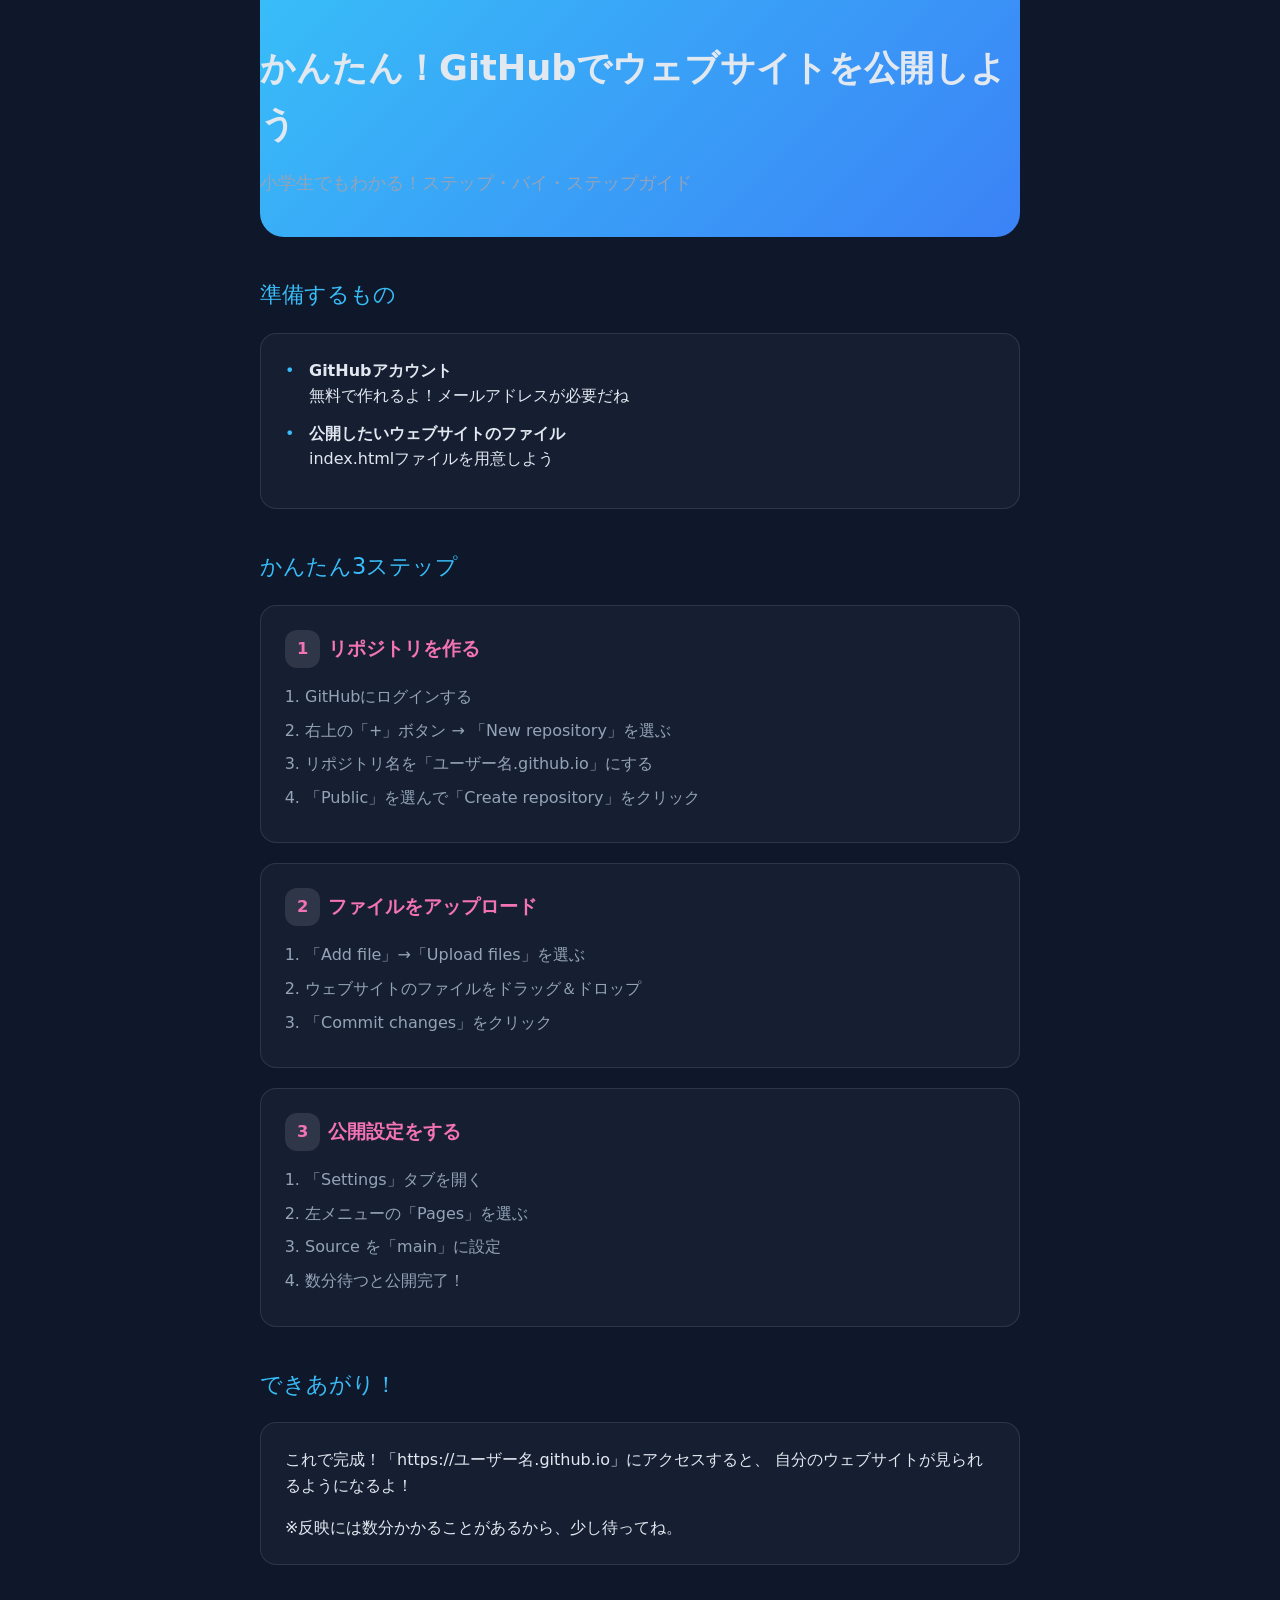
<file: index.html>
<!DOCTYPE html>
<html lang="ja">
<head>
    <meta charset="UTF-8">
    <meta name="viewport" content="width=device-width, initial-scale=1.0">
    <title>かんたん！GitHubでウェブサイト公開</title>
    <link rel="stylesheet" href="style.css">
</head>
<body>
    <div class="container">
        <!-- ヘッダー -->
        <header class="header">
            <h1>かんたん！GitHubでウェブサイトを公開しよう</h1>
            <p>小学生でもわかる！ステップ・バイ・ステップガイド</p>
        </header>

        <!-- メインコンテンツ -->
        <main>
            <!-- 準備するもの -->
            <section class="section">
                <h2 class="section-title">準備するもの</h2>
                <div class="card">
                    <ul class="list">
                        <li class="list-item">
                            <strong>GitHubアカウント</strong>
                            <p>無料で作れるよ！メールアドレスが必要だね</p>
                        </li>
                        <li class="list-item">
                            <strong>公開したいウェブサイトのファイル</strong>
                            <p>index.htmlファイルを用意しよう</p>
                        </li>
                    </ul>
                </div>
            </section>

            <!-- 手順 -->
            <section class="section">
                <h2 class="section-title">かんたん3ステップ</h2>
                <div class="card">
                    <h3 class="card-title">
                        <span class="badge">1</span>
                        リポジトリを作る
                    </h3>
                    <div class="card-content">
                        <ol>
                            <li>GitHubにログインする</li>
                            <li>右上の「+」ボタン → 「New repository」を選ぶ</li>
                            <li>リポジトリ名を「ユーザー名.github.io」にする</li>
                            <li>「Public」を選んで「Create repository」をクリック</li>
                        </ol>
                    </div>
                </div>

                <div class="card">
                    <h3 class="card-title">
                        <span class="badge">2</span>
                        ファイルをアップロード
                    </h3>
                    <div class="card-content">
                        <ol>
                            <li>「Add file」→「Upload files」を選ぶ</li>
                            <li>ウェブサイトのファイルをドラッグ＆ドロップ</li>
                            <li>「Commit changes」をクリック</li>
                        </ol>
                    </div>
                </div>

                <div class="card">
                    <h3 class="card-title">
                        <span class="badge">3</span>
                        公開設定をする
                    </h3>
                    <div class="card-content">
                        <ol>
                            <li>「Settings」タブを開く</li>
                            <li>左メニューの「Pages」を選ぶ</li>
                            <li>Source を「main」に設定</li>
                            <li>数分待つと公開完了！</li>
                        </ol>
                    </div>
                </div>
            </section>

            <!-- 確認方法 -->
            <section class="section">
                <h2 class="section-title">できあがり！</h2>
                <div class="card">
                    <p>これで完成！「https://ユーザー名.github.io」にアクセスすると、
                    自分のウェブサイトが見られるようになるよ！</p>
                    <p style="margin-top: 16px;">※反映には数分かかることがあるから、少し待ってね。</p>
                </div>
            </section>
        </main>
    </div>
</body>
</html>
</file>
<file: style.css>
/* 基本設定 */
:root {
  /* カラーパレット */
  --bg-primary: #0f172a;
  --text-primary: #e2e8f0;
  --text-secondary: #94a3b8;
  --accent-primary: #38bdf8;
  --accent-secondary: #3b82f6;
  --accent-highlight: #f472b6;
  --card-bg: rgba(30, 41, 59, 0.5);
  --border-color: rgba(255,255,255,0.1);
}

/* リセットとベース設定 */
* {
  margin: 0;
  padding: 0;
  box-sizing: border-box;
}

body {
  font-family: 'Segoe UI', system-ui, -apple-system, sans-serif;
  background-color: var(--bg-primary);
  color: var(--text-primary);
  line-height: 1.6;
  min-height: 100vh;
}

/* コンテナ */
.container {
  max-width: 800px;
  margin: 0 auto;
  padding: 0 20px;
}

/* ヘッダー */
.header {
  background: linear-gradient(135deg, var(--accent-primary), var(--accent-secondary));
  padding: 40px 0;
  margin-bottom: 40px;
  border-radius: 0 0 24px 24px;
}

.header h1 {
  font-size: 2.2em;
  margin-bottom: 16px;
  font-weight: 600;
}

.header p {
  color: var(--text-secondary);
  font-size: 1.1em;
}

/* セクション */
.section {
  margin-bottom: 40px;
}

.section-title {
  color: var(--accent-primary);
  font-size: 1.4em;
  margin-bottom: 20px;
  font-weight: 500;
}

/* カード */
.card {
  background: var(--card-bg);
  padding: 24px;
  border-radius: 16px;
  margin-bottom: 20px;
  border: 1px solid var(--border-color);
  transition: transform 0.2s ease;
}

.card:hover {
  transform: translateY(-2px);
}

.card-title {
  color: var(--accent-highlight);
  font-size: 1.2em;
  margin-bottom: 16px;
  display: flex;
  align-items: center;
}

.card-content {
  color: var(--text-secondary);
}

/* バッジ */
.badge {
  background: rgba(255,255,255,0.1);
  padding: 6px 12px;
  border-radius: 12px;
  font-size: 0.85em;
  margin-right: 8px;
}

/* リスト */
.list {
  list-style: none;
  padding: 0;
}

.list-item {
  margin-bottom: 12px;
  padding-left: 24px;
  position: relative;
}

.list-item::before {
  content: "•";
  color: var(--accent-primary);
  position: absolute;
  left: 0;
}

/* 番号付きリスト */
ol {
  padding-left: 20px;
  color: var(--text-secondary);
}

ol li {
  margin-bottom: 8px;
}

/* ボタン */
.button {
  background: var(--accent-primary);
  color: white;
  padding: 12px 24px;
  border-radius: 8px;
  border: none;
  cursor: pointer;
  font-size: 1em;
  transition: background-color 0.2s ease;
}

.button:hover {
  background: var(--accent-secondary);
}

/* リンク */
a {
  color: var(--accent-primary);
  text-decoration: none;
  transition: color 0.2s ease;
}

a:hover {
  color: var(--accent-highlight);
}

/* 強調テキスト */
strong {
  color: var(--text-primary);
  font-weight: 600;
}

/* レスポンシブ対応 */
@media (max-width: 768px) {
  .container {
    padding: 0 16px;
  }
  
  .header {
    padding: 30px 0;
  }
  
  .header h1 {
    font-size: 1.8em;
  }
  
  .card {
    padding: 16px;
  }
}

/* アニメーション */
@keyframes fadeIn {
  from {
    opacity: 0;
    transform: translateY(20px);
  }
  to {
    opacity: 1;
    transform: translateY(0);
  }
}

.animate-fade-in {
  animation: fadeIn 0.5s ease forwards;
}
</file>
